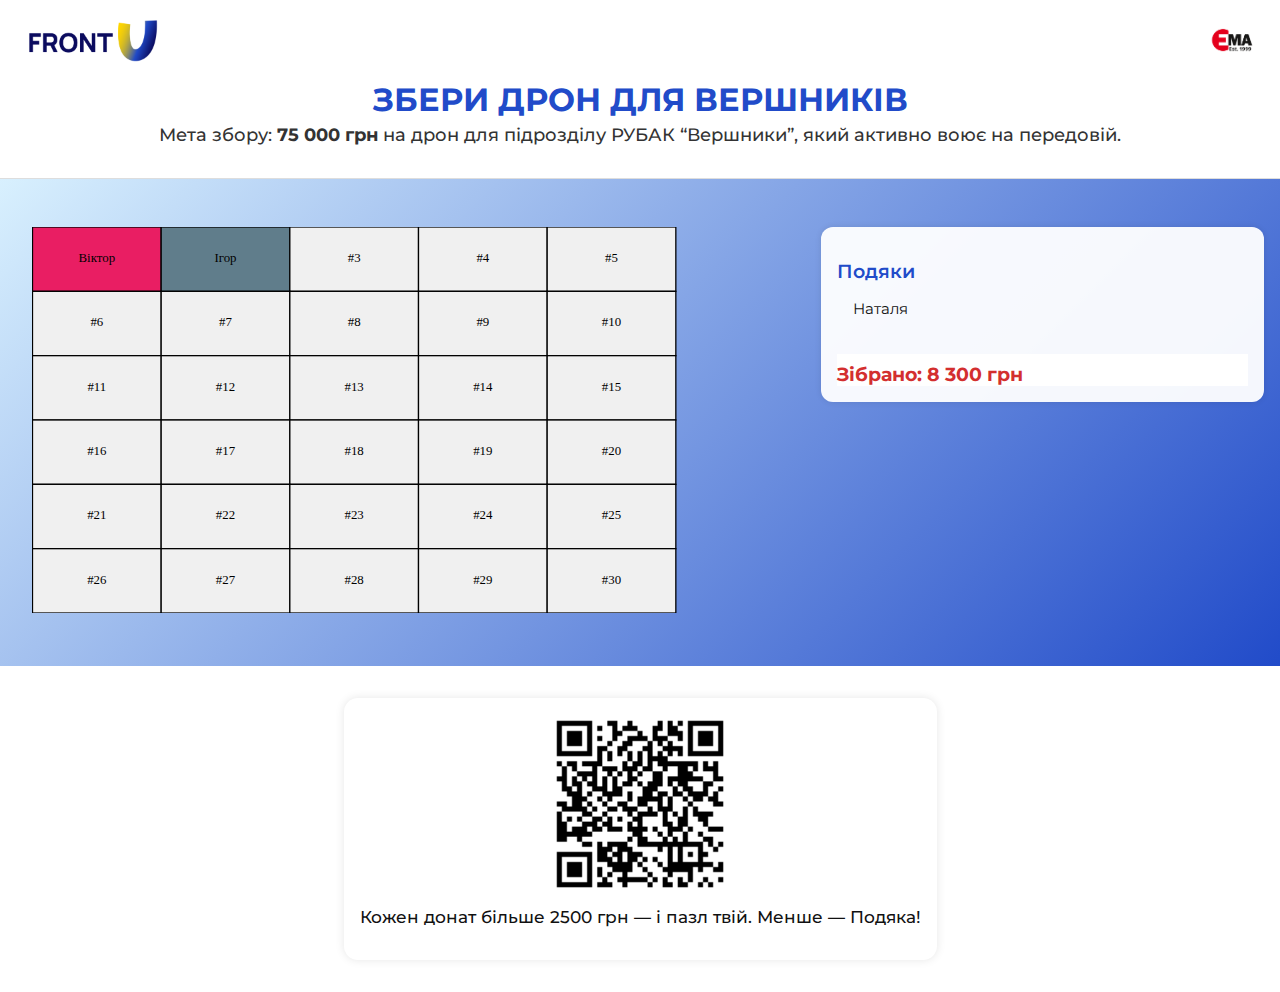
<file: index.html>
<!DOCTYPE html>
<html lang="uk">
<head>
  <meta charset="UTF-8" />
  <meta name="viewport" content="width=device-width, initial-scale=1.0"/>
  <title>Front-U Puzzle</title>
  <link rel="stylesheet" href="style.css" />
</head>
<body>

  <header class="site-header">
    <div class="header-top">
      <img src="assets/logo-frontu.png" alt="Front-U Logo" class="logo" />
      <img src="assets/logo-ema.png" alt="EMA Logo" class="ema-logo" />
    </div>
    <div class="header-text">
      <h1>ЗБЕРИ ДРОН ДЛЯ ВЕРШНИКІВ</h1>
      <p class="goal">Мета збору: <strong>75 000 грн</strong> на дрон для підрозділу РУБАК “Вершники”, який активно воює на передовій.</p>
    </div>
  </header>

  <main>
    <div class="content">
      <div id="drone-wrapper">
        <object id="drone-svg" type="image/svg+xml" data="assets/drone.svg"></object>
      </div>

      <div id="thanks-wrapper">
        <h2>Подяки</h2>
  <ul id="donors-list"></ul>  
  <div id="total-sum">Зібрано: 0 грн</div> 
      </div>
    </div>
  </main>

  <section class="qr-section">
    <div class="qr-card">
      <img src="assets/qr.png" alt="QR код" />
      <p>Кожен донат більше 2500 грн — і пазл твій. Менше — Подяка!</p>
    </div>
  </section>

  <script src="script.js"></script>
</body>
</html>
</file>
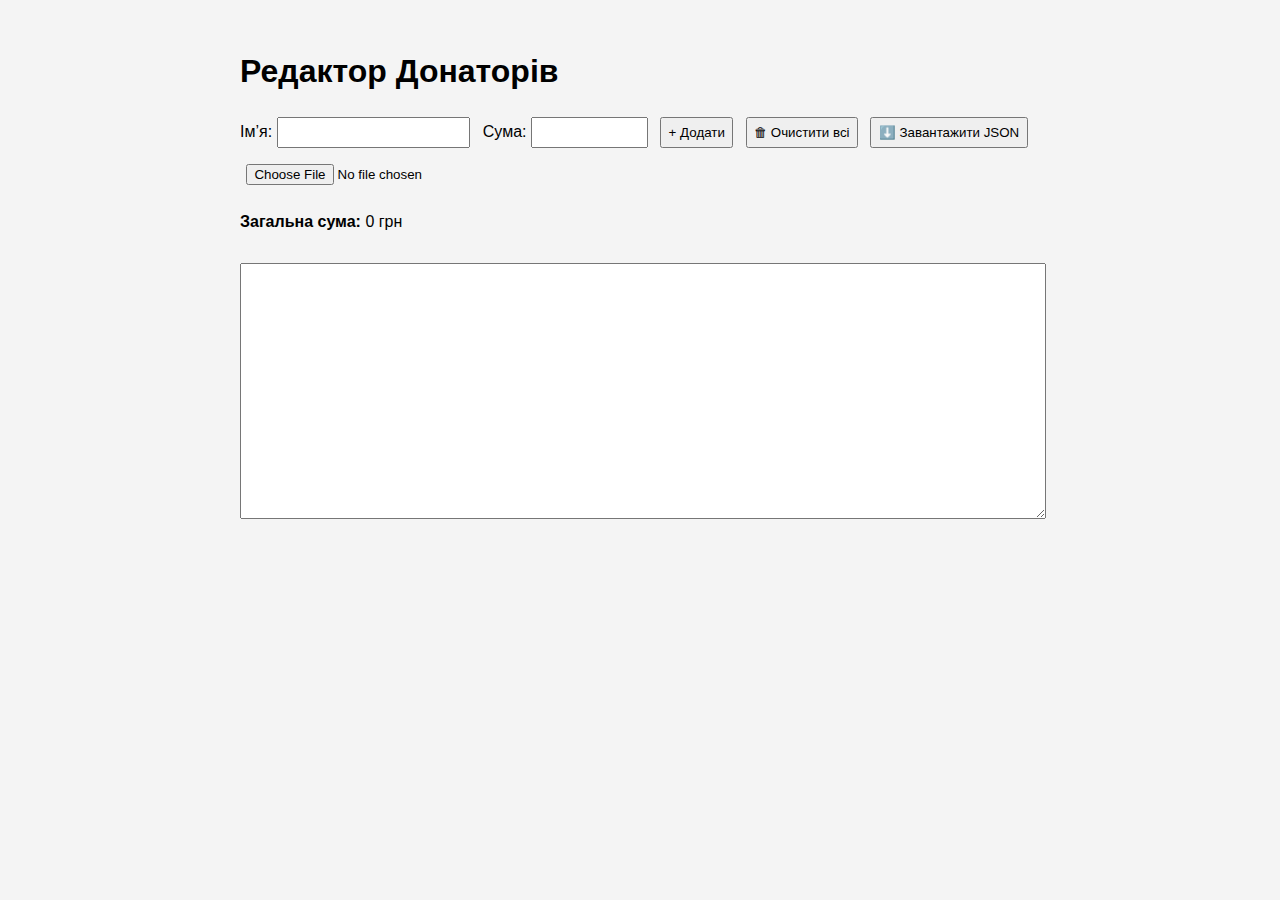
<file: editor.html>
<!DOCTYPE html>
<html lang="uk">
<head>
  <meta charset="UTF-8">
  <title>Редактор Донаторів</title>
  <style>
    body { font-family: sans-serif; padding: 2rem; background: #f4f4f4; max-width: 800px; margin: auto; }
    input, button, select { margin: 0.3rem 0.5rem 0.3rem 0; padding: 0.4rem; }
    input[type=text] { width: 200px; }
    input[type=number] { width: 100px; }
    ul { padding-left: 1rem; }
    li { margin-bottom: 4px; cursor: pointer; }
    textarea { width: 100%; height: 250px; margin-top: 1rem; }
  </style>
</head>
<body>
<h1>Редактор Донаторів</h1>

<label>Ім’я: <input id="name" /></label>
<label>Сума: <input id="amount" type="number" /></label>
<button onclick="add()">+ Додати</button>
<button onclick="clearAll()">🗑 Очистити всі</button>
<button onclick="download()">⬇️ Завантажити JSON</button>
<input type="file" accept=".json" onchange="loadFile(event)" />

<ul id="list"></ul>
<p><b>Загальна сума:</b> <span id="total">0</span> грн</p>
<textarea id="output" readonly></textarea>

<script>
let puzzles = [];
let thanks = [];
const colors = [
  "#E91E63", "#607D8B", "#009688", "#8BC34A", "#3F51B5", "#1976D2",
  "#FF5722", "#00BCD4", "#F44336", "#CDDC39", "#512DA8", "#689F38",
  "#009688", "#689F38", "#4CAF50", "#FFC107", "#673AB7", "#03A9F4",
  "#FF9800", "#9C27B0", "#C2185B", "#7B1FA2", "#0288D1", "#388E3C",
  "#F57C00", "#5D4037", "#0288D1", "#00796B", "#FFA000", "#0078D7"
];

function render() {
  const list = document.getElementById("list");
  const output = document.getElementById("output");
  const total = document.getElementById("total");
  list.innerHTML = "";
  let sum = 0;

  puzzles.forEach((item, i) => {
    sum += item.amount || 0;
    const li = document.createElement("li");
    li.textContent = `🧩 ${item.name} — ${item.amount} грн`;
    li.style.color = item.color;
    li.onclick = () => editEntry("puzzle", i);
    list.appendChild(li);
  });

  thanks.forEach((item, i) => {
    sum += item.amount || 0;
    const li = document.createElement("li");
    li.textContent = `🙏 ${item.name} — ${item.amount} грн`;
    li.onclick = () => editEntry("thanks", i);
    list.appendChild(li);
  });

  total.textContent = sum;
  output.value = JSON.stringify({ puzzles, thanks }, null, 2);
}

function add() {
  const name = document.getElementById("name").value.trim();
  const amount = parseInt(document.getElementById("amount").value) || 0;
  if (!name) return alert("Введіть ім’я");

  if (amount >= 2500) {
    const color = colors[puzzles.length % colors.length];
    puzzles.push({ id: "puzzle-" + String(puzzles.length + 1).padStart(2, "0"), name, amount, color });
  } else {
    thanks.push({ name, amount });
  }

  document.getElementById("name").value = "";
  document.getElementById("amount").value = "";
  render();
}

function editEntry(type, index) {
  const list = type === "puzzle" ? puzzles : thanks;
  const entry = list[index];
  const newName = prompt("Нове ім’я:", entry.name);
  if (newName === null) return;

  const newAmount = parseInt(prompt("Нова сума:", entry.amount));
  if (!newName.trim() || isNaN(newAmount)) return;

  entry.name = newName.trim();
  entry.amount = newAmount;
  render();
}

function clearAll() {
  if (confirm("Очистити всі записи?")) {
    puzzles = [];
    thanks = [];
    render();
  }
}

function download() {
  const blob = new Blob([document.getElementById("output").value], { type: "application/json" });
  const a = document.createElement("a");
  a.href = URL.createObjectURL(blob);
  a.download = "data.json";
  a.click();
}

function loadFile(event) {
  const file = event.target.files[0];
  if (!file) return;
  const reader = new FileReader();
  reader.onload = function(e) {
    const json = JSON.parse(e.target.result);
    puzzles = json.puzzles || [];
    thanks = json.thanks || [];
    render();
  };
  reader.readAsText(file);
}
</script>
</body>
</html>
</file>
<file: style.css>
@import url('https://fonts.googleapis.com/css2?family=Montserrat:wght@400;500;700&display=swap');

* {
  box-sizing: border-box;
}

body {
  margin: 0;
  font-family: 'Montserrat', sans-serif;
  color: #1c1c1c;
  background: white;
}

.site-header {
  background: white;
  padding: 1rem 1.5rem;
  border-bottom: 1px solid #ddd;
}

.header-top {
  display: flex;
  justify-content: space-between;
  align-items: center;
}

.logo,
.ema-logo {
  height: 48px;
}

.header-text {
  text-align: center;
  margin-top: 1rem;
}

header h1 {
  font-size: 2rem;
  font-weight: 700;
  margin: 0;
  color: #214BC9;
}

header .goal {
  font-size: 1.1rem;
  font-weight: 500;
  margin-top: 0.3rem;
  color: #333;
}

main {
  background: linear-gradient(135deg, #D8F0FE, #214BC9);
  padding: 2rem 1rem;
}

.content {
  display: flex;
  flex-wrap: wrap;
  justify-content: space-between;
  align-items: flex-start;
  max-width: 1400px;
  margin: 0 auto;
}

#drone-wrapper {
  flex: 1 1 62%;
  text-align: center;
  padding: 1rem;
}

#drone-svg {
  width: 100%;
  max-width: 800px;
  height: auto;
}

#thanks-wrapper {
  flex: 1 1 33%;
  padding: 1rem;
  background-color: rgba(255, 255, 255, 0.95);
  border-radius: 12px;
  margin-top: 1rem;
  max-height: 360px;
  display: flex;
  flex-direction: column;
  overflow: hidden; 
  box-shadow: 0 0 6px rgba(0,0,0,0.1);
}

#thanks-wrapper h2 {
  font-size: 1.2rem;
  font-weight: 600;
  color: #214BC9;
  margin-bottom: 0.5rem;
}

#donors-list {
  list-style: none;
  padding-left: 1rem;
  margin-top: 0.5rem;
  flex: 1 1 auto;
  overflow-y: auto;
}

#donors-list li {
  margin-bottom: 4px;
  font-size: 0.95rem;
  font-weight: 400;
  color: #111;
}

#total-sum {
  margin-top: 1rem;
  font-weight: 700;
  font-size: 1.2rem;
  color: #D32F2F;
  position: sticky;
  bottom: 0;
  background: rgba(255, 255, 255, 0.95);
  padding-top: 0.5rem;
  z-index: 1; 
}

.qr-section {
  background: white;
  display: flex;
  justify-content: center;
  padding: 2rem 1rem;
}

.qr-card {
  background: white;
  padding: 1rem;
  border-radius: 14px;
  text-align: center;
  box-shadow: 0 0 10px rgba(0,0,0,0.1);
}

.qr-card img {
  width: 180px;
  height: auto;
}

.qr-card p {
  font-size: 1.05rem;
  margin-top: 0.6rem;
  color: #111;
  font-weight: 500;
}

@media (max-width: 768px) {
  .content {
    flex-direction: column;
  }

  #thanks-wrapper {
    margin-top: 2rem;
    max-height: none;
  }

  .header-top {
    flex-direction: column;
    gap: 1rem;
  }

  .qr-section {
    padding: 1.5rem;
  }

  .qr-card img {
    width: 140px;
  }
}
</file>
